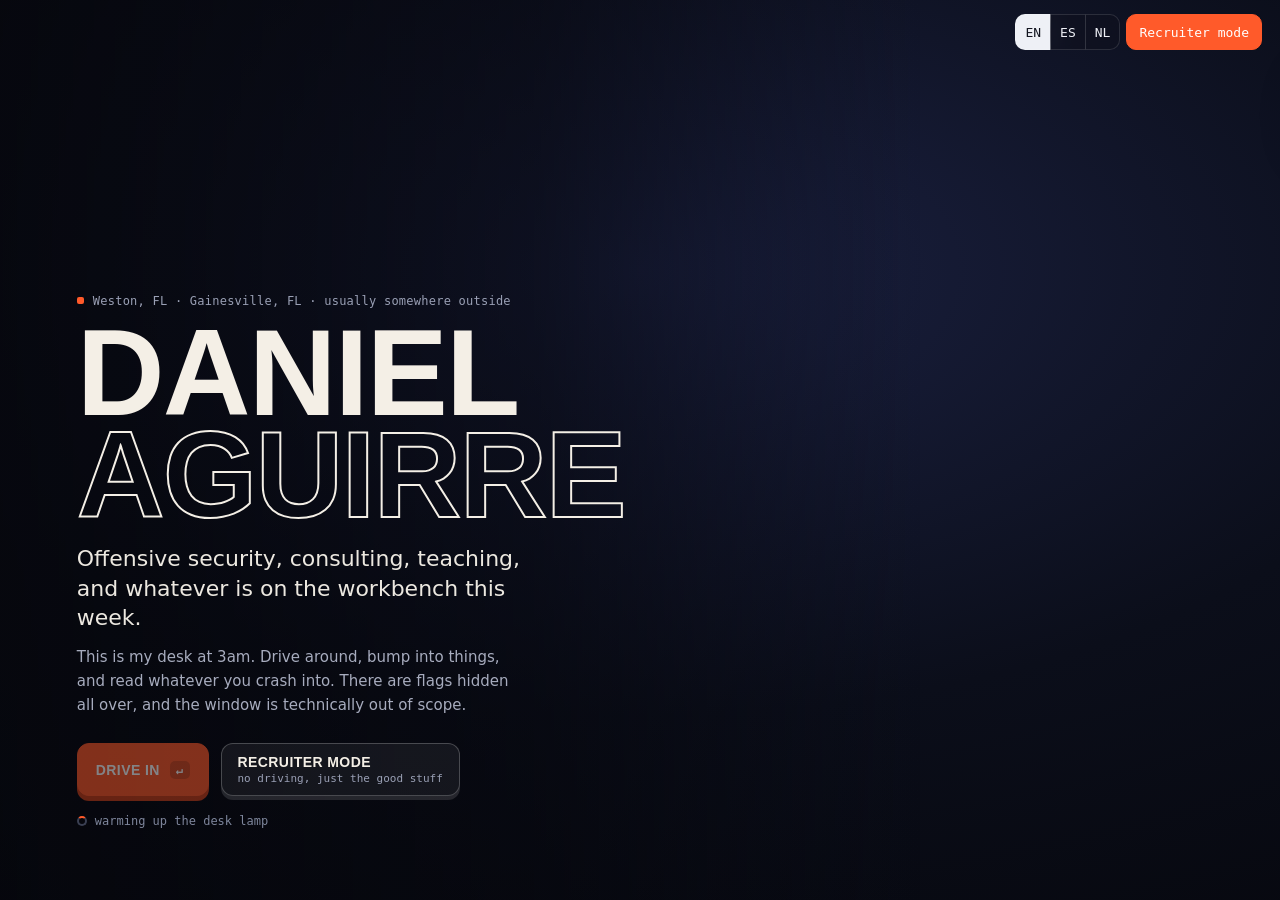
<file: index.html>
<!doctype html>
<html lang="en">
<head>
<meta charset="utf-8">
<meta name="viewport" content="width=device-width, initial-scale=1, viewport-fit=cover">
<title>Daniel Aguirre</title>
<meta name="description" content="Daniel Aguirre: offensive security, consulting and teaching. Drive an RC car around my desk at 3am, then go outside.">
<meta http-equiv="Content-Security-Policy" content="default-src 'self'; script-src 'self'; style-src 'self' https://fonts.googleapis.com; font-src https://fonts.gstatic.com; img-src 'self' data: blob: https://*.goatcounter.com; connect-src 'self' https://*.goatcounter.com; media-src 'self'; object-src 'none'; base-uri 'none'; form-action 'none'">
<meta name="referrer" content="strict-origin-when-cross-origin">
<meta name="theme-color" content="#0b0e1a">
<meta property="og:title" content="Daniel Aguirre">
<meta property="og:description" content="Offensive security, consulting, teaching, and whatever is on the workbench this week.">
<meta property="og:image" content="https://dan-aguirre.github.io/og.png">
<meta property="og:type" content="website">
<meta name="twitter:card" content="summary_large_image">
<link rel="icon" href="favicon.svg" type="image/svg+xml">
<link rel="preconnect" href="https://fonts.googleapis.com">
<link rel="preconnect" href="https://fonts.gstatic.com" crossorigin>
<link rel="stylesheet" href="https://fonts.googleapis.com/css2?family=Archivo:wdth,wght@62..125,400..900&family=Caveat:wght@600;700&family=IBM+Plex+Mono:wght@400;500;600;700&family=IBM+Plex+Sans:wght@400;500;600&display=swap">
<link rel="stylesheet" href="style.css">
<link rel="modulepreload" href="vendor/three.module.min.js">
<script type="module" src="main.js"></script>
</head>
<!--
  Hi, source reader. You're my kind of person.

  No framework here: three.js, some homemade physics, and a lot of rounded boxes.
  Here's something for your trouble:

      REFOe3ZpZXdfc291cmNlX2lzX3JlY29ufQ==

  Decode it and submit it in the terminal (press T). There are 14 more.
-->
<body data-world="desk">
<canvas id="scene" tabindex="-1" aria-label="A small RC car on a desk at night. Use WASD or arrow keys to drive."></canvas>
<div id="labels" aria-hidden="true"></div>
<div id="joy" aria-hidden="true"><i></i></div>

<header class="hud-top">
  <a class="brand" href="./">Daniel Aguirre<small>offsec · consulting · teaching</small></a>
  <nav class="hud-btns" aria-label="controls">
    <button id="flagBtn" class="hb game" title="flags"><b>⚑</b> <span id="flagCount">0/15</span></button>
    <button id="placesBtn" class="hb game" data-t="ui.map">Map</button>
    <button id="garageBtn" class="hb game" data-t="ui.garage">Garage</button>
    <button id="termBtn" class="hb game mono" title="terminal (T)">&gt;_</button>
    <button id="soundBtn" class="hb game" title="sound (M)" aria-label="sound"><i>♪</i></button>
    <div class="lang hb-group" role="group" aria-label="language"></div>
    <a id="recruiterLink" class="hb strong" href="cv.html" data-t="ui.recruiter">Recruiter mode</a>
  </nav>
</header>

<canvas id="minimap" class="game" width="170" height="170" aria-label="minimap"></canvas>
<div id="lap" class="lap" hidden></div>

<section id="bigmap" class="overlay" hidden aria-label="map">
  <div class="panel map-panel">
    <button id="mapClose" class="x" aria-label="close">×</button>
    <p class="kicker" data-t="ui.map">Map</p>
    <p class="help" data-t="ui.mapHelp"></p>
    <canvas width="640" height="640"></canvas>
  </div>
</section>

<section id="garage" class="overlay" hidden aria-label="garage">
  <div class="panel">
    <button id="garageClose" class="x" aria-label="close">×</button>
    <p class="kicker" data-t="ui.garage">Garage</p>
    <h2 class="title" data-t="ui.garageTitle">Pick your ride</h2>
    <div class="rides"></div>
  </div>
</section>

<section id="cook" class="overlay cook" hidden aria-label="cooking">
  <div class="panel">
    <button id="cookClose" class="x" aria-label="close">×</button>
    <p class="kicker">~/cocina</p>
    <h2 class="title" data-t="ui.cookTitle">Cuban empanadas</h2>
    <div class="stage">
      <div class="emp"><div class="dots"></div></div>
      <span class="fork" aria-hidden="true">🍴</span>
    </div>
    <div class="frybar" hidden><b></b><i></i></div>
    <p class="msg"></p>
  </div>
</section>

<div id="tankbar" class="tankbar" hidden>
  <span data-t="ui.tankNote"></span>
  <button id="fireBtn" class="btn primary small" data-t="ui.fire">Fire</button>
  <button id="resetMap" class="btn small" data-t="ui.resetMap">Reset map</button>
</div>

<div id="progress" class="game"><span class="where"></span><span class="count"></span><span class="next"></span><b class="bar"></b></div>
<div id="keys" class="game" aria-hidden="true"></div>
<button id="prompt" class="prompt" disabled></button>
<div id="toast" class="toast" role="status" aria-live="polite"></div>

<aside id="card" class="card" aria-live="polite">
  <button id="cardClose" class="x" aria-label="close">×</button>
  <div class="card-body"></div>
</aside>

<section id="term" class="term" hidden aria-label="terminal">
  <div class="term-bar"><span>dan@desk: ~</span><button id="termClose" class="x" aria-label="close terminal">×</button></div>
  <div class="term-out" aria-live="polite"></div>
  <form class="term-line" autocomplete="off"><label class="ps1" for="termIn">dan@desk:~$</label><input id="termIn" spellcheck="false" autocapitalize="off" autocomplete="off"></form>
</section>

<div id="warp" class="warp" hidden><pre></pre></div>

<section id="intro" class="intro">
  <div class="intro-inner">
    <p class="kicker"><span class="dot"></span><span data-t="ui.kicker"></span></p>
    <h1>Daniel <span>Aguirre</span></h1>
    <p class="tagline" data-t="ui.tagline"></p>
    <p class="blurb" data-t="ui.intro"></p>
    <div class="cta">
      <button id="start" class="btn primary" disabled><span data-t="ui.start">Drive in</span><kbd>↵</kbd></button>
      <a class="btn ghost recruiter" href="cv.html"><span data-t="ui.recruiter">Recruiter mode</span><small data-t="ui.recruiterSub"></small></a>
    </div>
    <p class="loading"><span class="spin"></span><span data-t="ui.loading">loading</span></p>
  </div>
</section>
<noscript><p class="nojs">This page needs JavaScript for the 3D part. The plain version is at <a href="cv.html">cv.html</a>.</p></noscript>
</body>
</html>
</file>
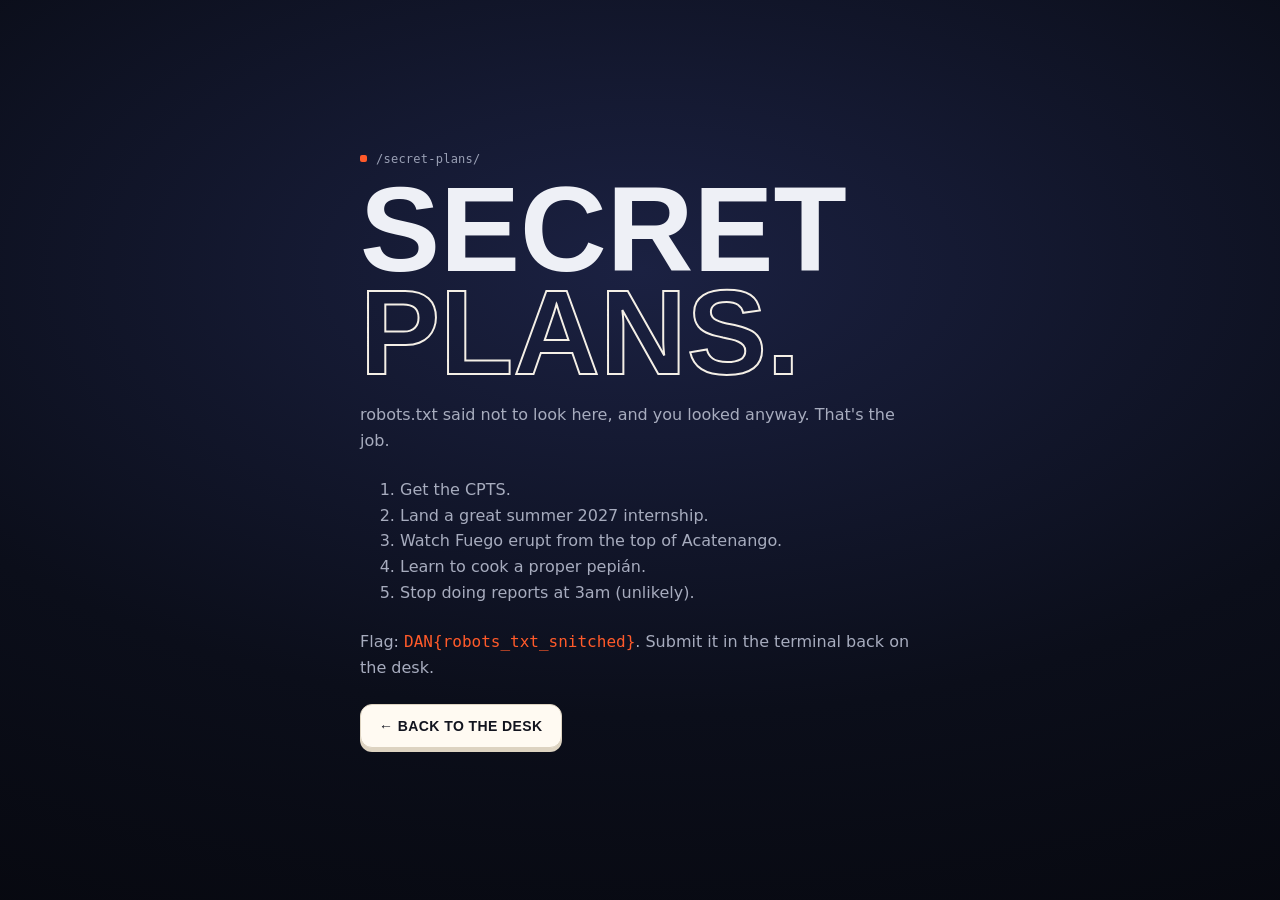
<file: secret-plans/index.html>
<!doctype html>
<html lang="en">
<head>
<meta charset="utf-8">
<meta name="viewport" content="width=device-width, initial-scale=1">
<title>secret plans</title>
<meta http-equiv="Content-Security-Policy" content="default-src 'self'; style-src 'self' https://fonts.googleapis.com; font-src https://fonts.gstatic.com; object-src 'none'; base-uri 'none'">
<meta name="robots" content="noindex">
<link rel="stylesheet" href="https://fonts.googleapis.com/css2?family=Archivo:wdth,wght@62..125,400..900&family=IBM+Plex+Mono:wght@400;500&display=swap">
<link rel="stylesheet" href="/style.css">
</head>
<body class="lost">
<main>
  <p class="kicker"><span class="dot"></span>/secret-plans/</p>
  <h1>Secret<br><span>plans.</span></h1>
  <p class="lead-404">robots.txt said not to look here, and you looked anyway. That's the job.</p>
  <ol class="lead-404">
    <li>Get the CPTS.</li>
    <li>Land a great summer 2027 internship.</li>
    <li>Watch Fuego erupt from the top of Acatenango.</li>
    <li>Learn to cook a proper pepián.</li>
    <li>Stop doing reports at 3am (unlikely).</li>
  </ol>
  <p class="lead-404">Flag: <code>DAN{robots_txt_snitched}</code>. Submit it in the terminal back on the desk.</p>
  <a class="btn" href="/">← back to the desk</a>
</main>
</body>
</html>
</file>
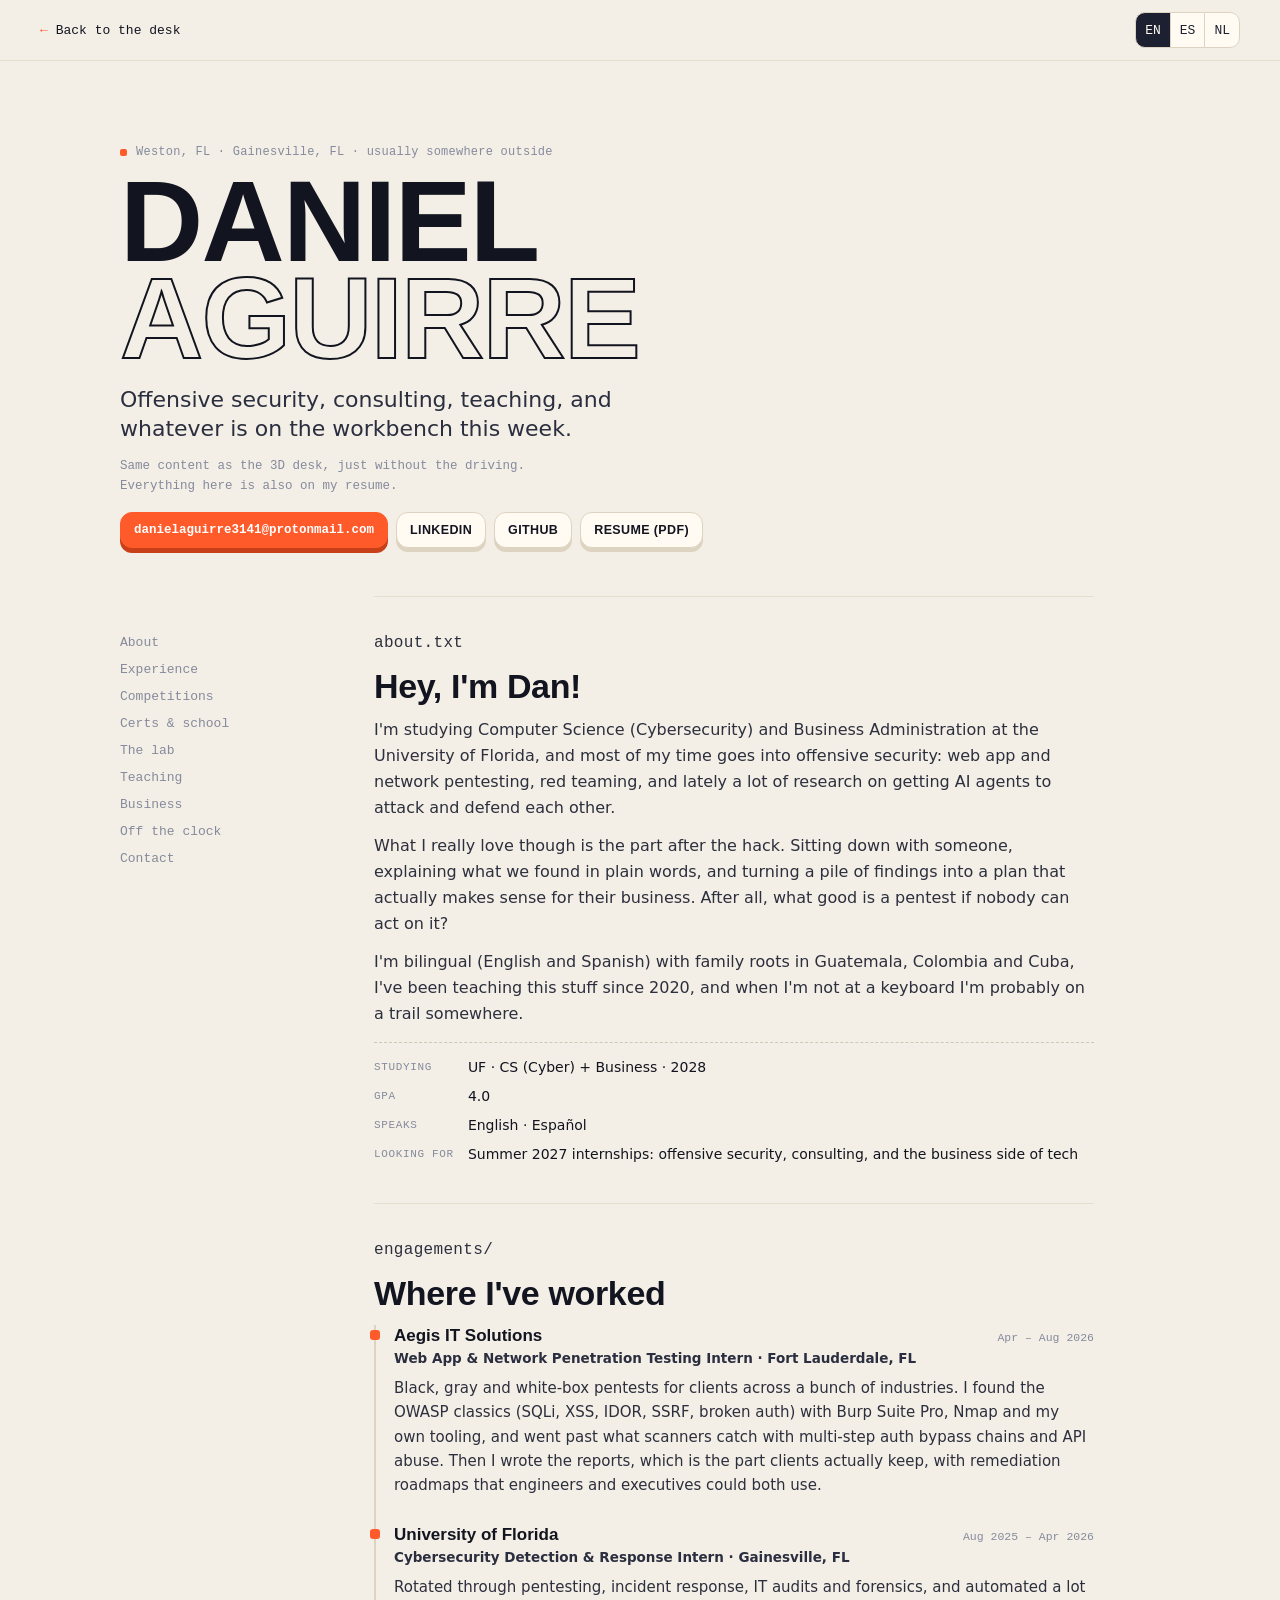
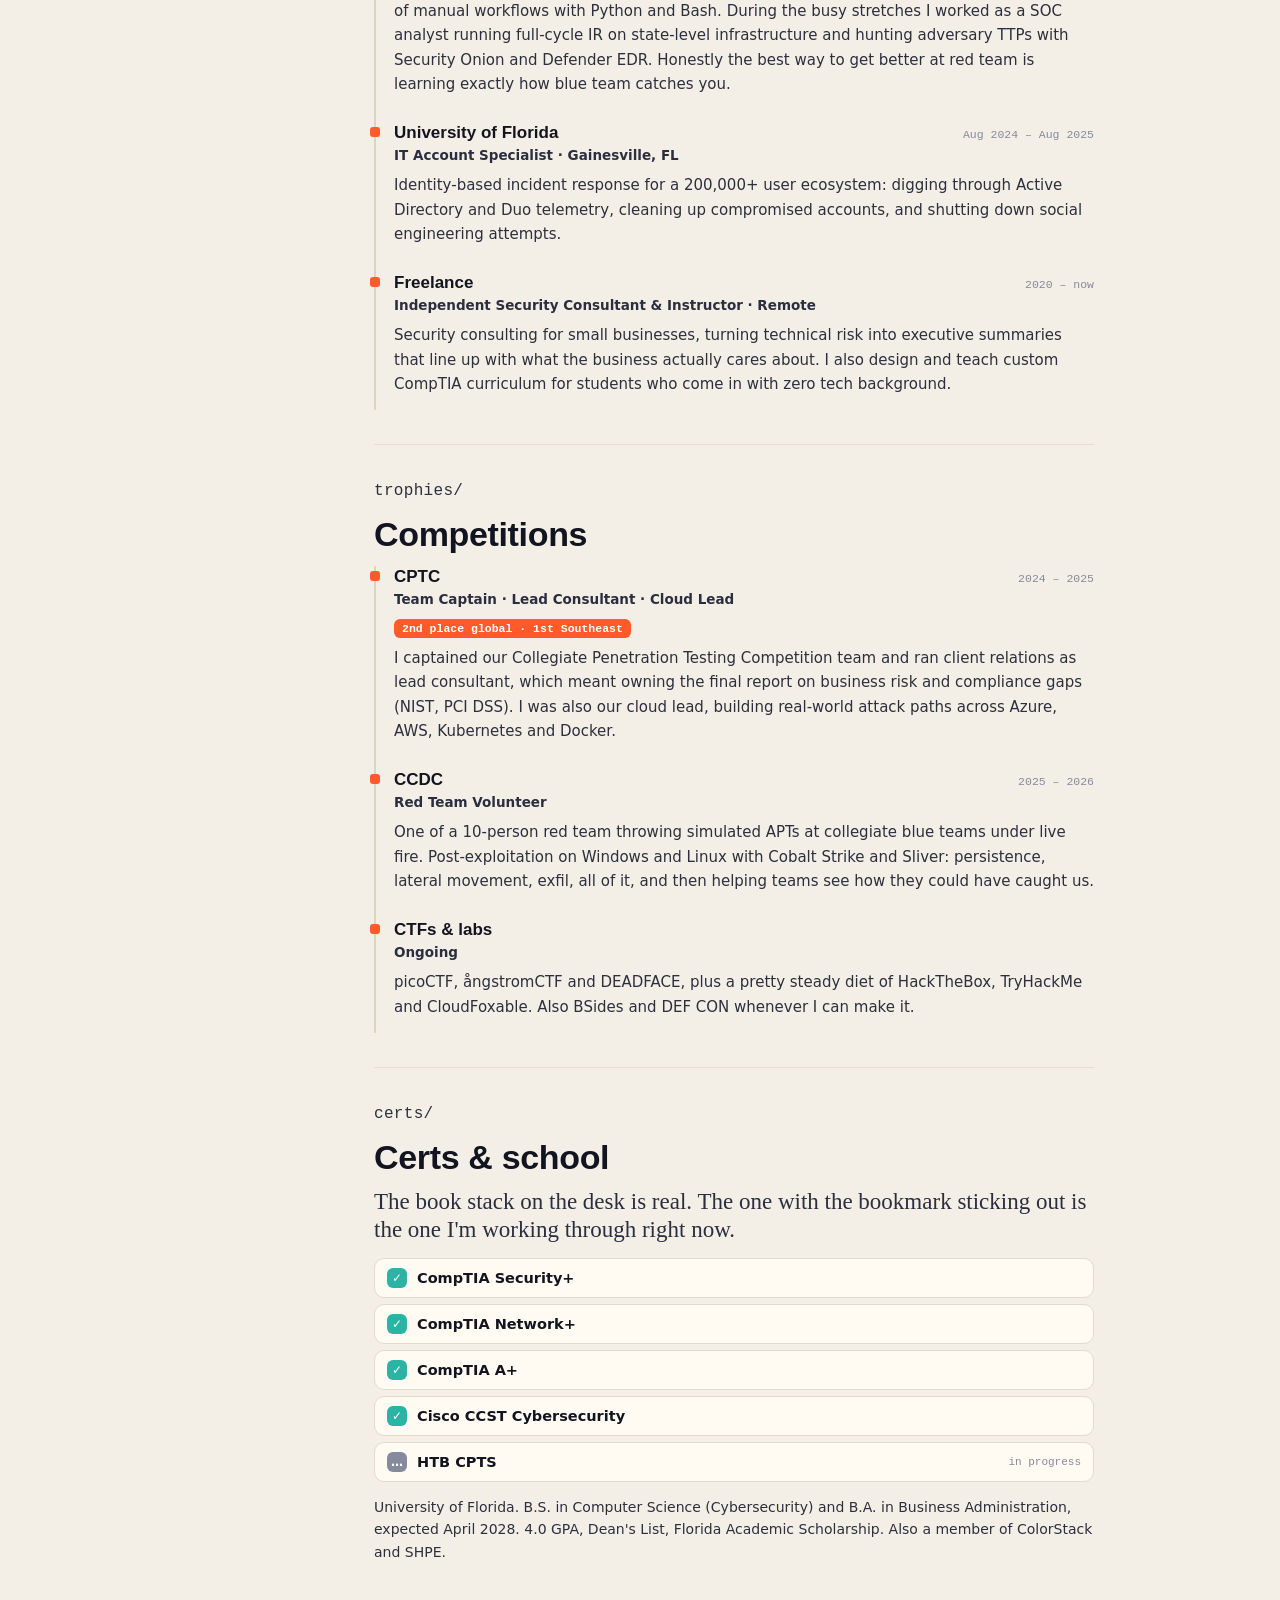
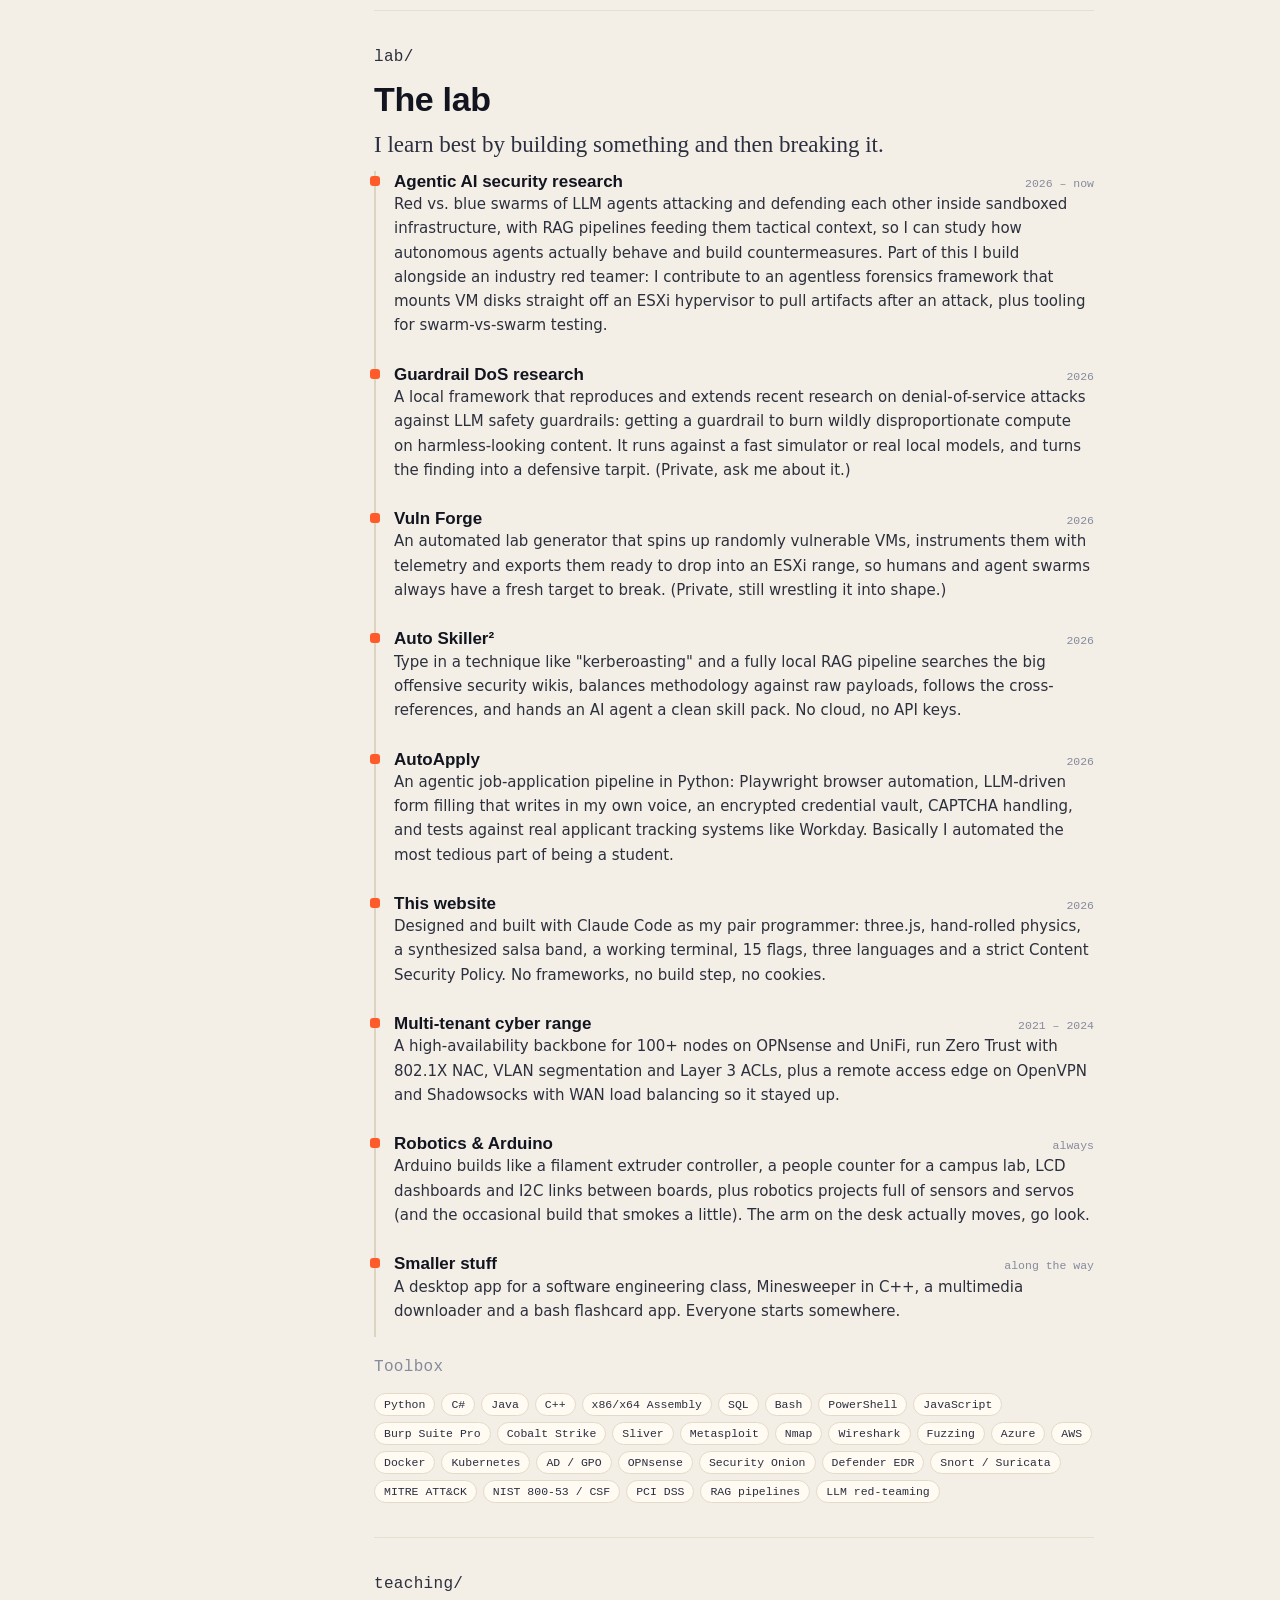
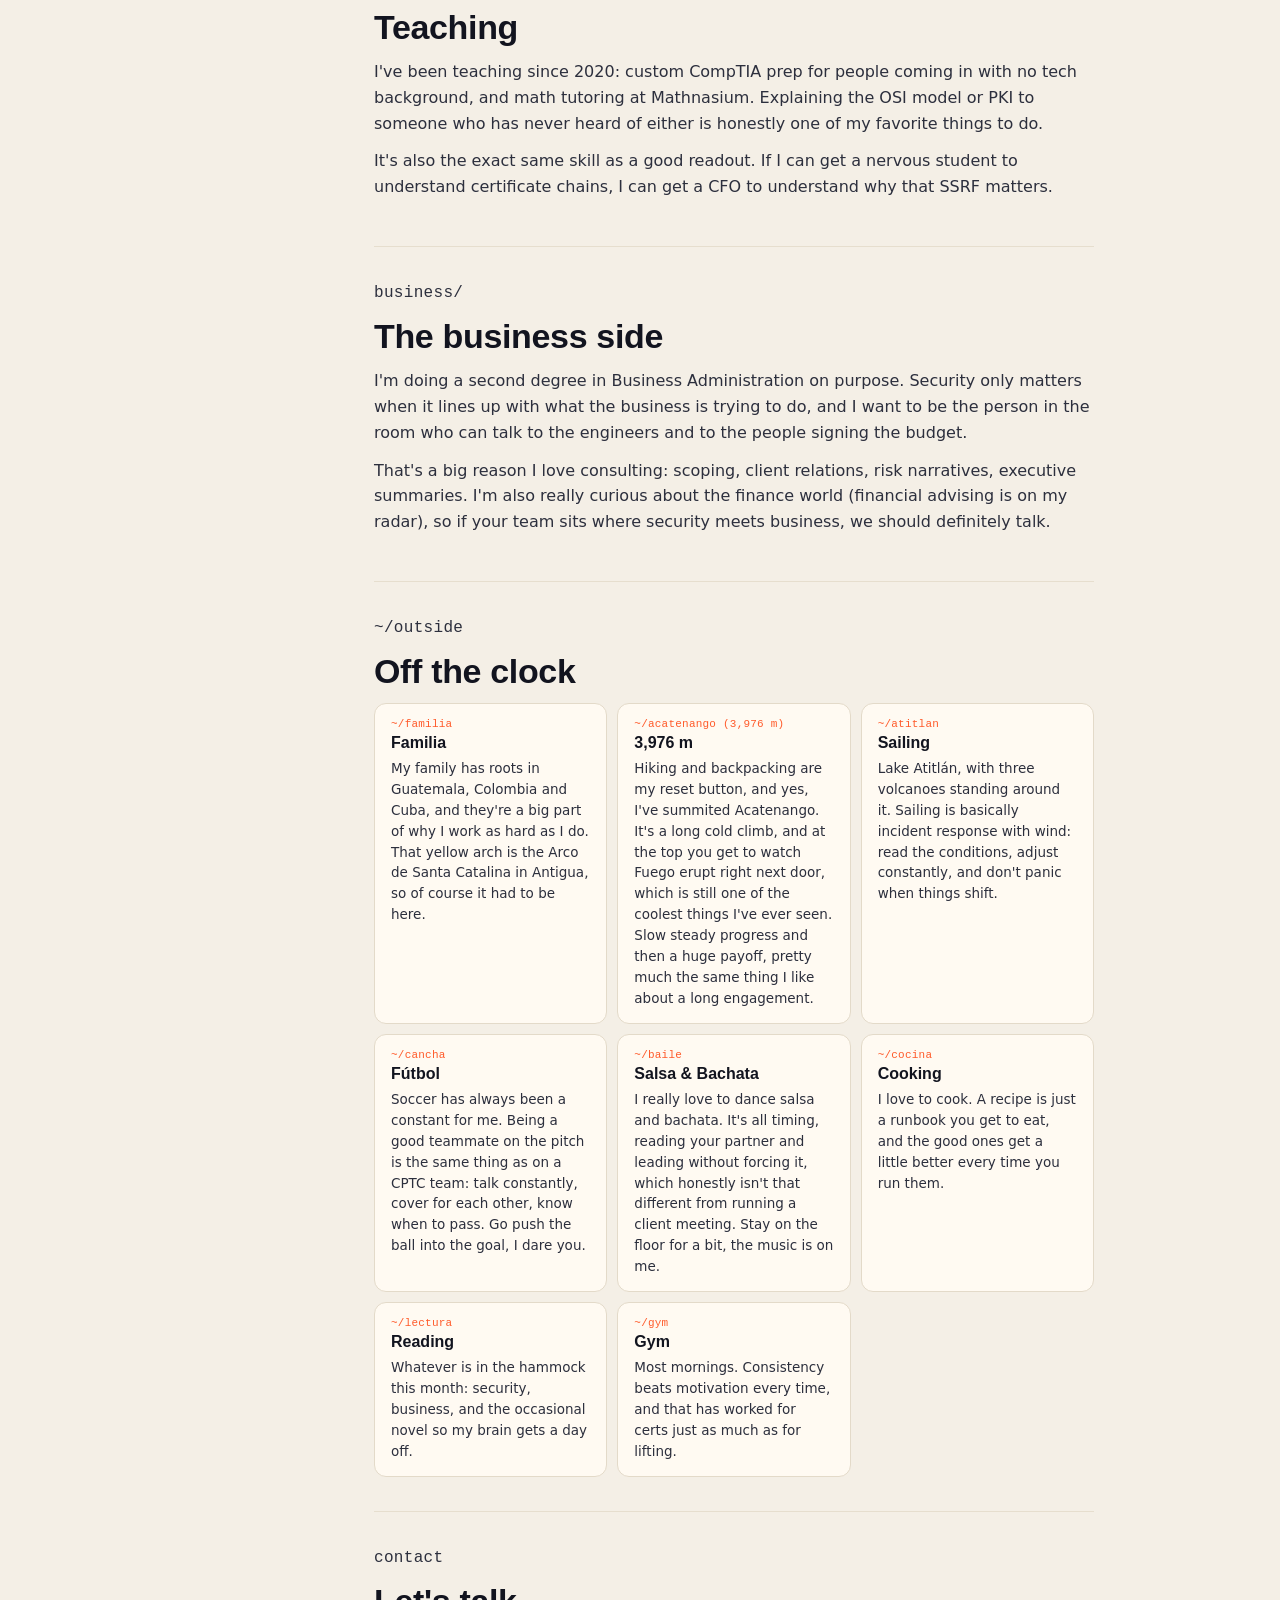
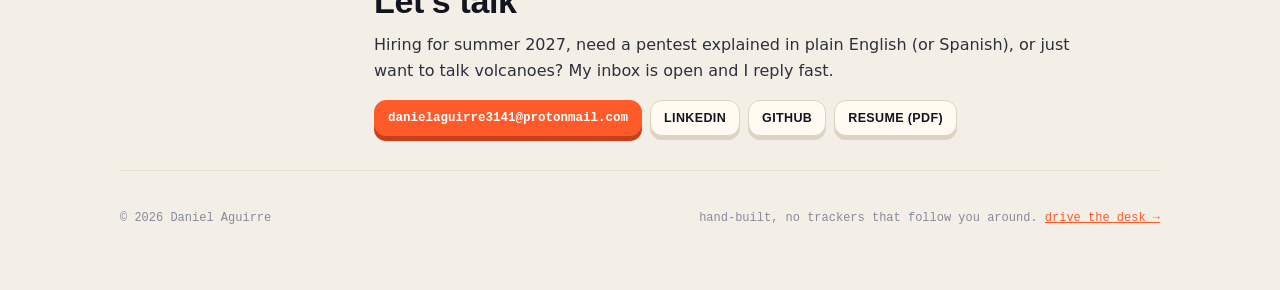
<file: cv.html>
<!doctype html>
<html lang="en">
<head>
<meta charset="utf-8">
<meta name="viewport" content="width=device-width, initial-scale=1, viewport-fit=cover">
<title>Daniel Aguirre · Resume</title>
<meta name="description" content="Daniel Aguirre: offensive security, consulting and teaching. UF CS (Cybersecurity) + Business. CPTC 2nd place global.">
<meta http-equiv="Content-Security-Policy" content="default-src 'self'; script-src 'self'; style-src 'self' https://fonts.googleapis.com; font-src https://fonts.gstatic.com; img-src 'self' data: https://*.goatcounter.com; connect-src 'self' https://*.goatcounter.com; object-src 'none'; base-uri 'none'; form-action 'none'">
<meta name="referrer" content="strict-origin-when-cross-origin">
<meta property="og:title" content="Daniel Aguirre">
<meta property="og:description" content="Offensive security, consulting, teaching, and whatever is on the workbench this week.">
<meta property="og:image" content="https://dan-aguirre.github.io/og.png">
<link rel="icon" href="favicon.svg" type="image/svg+xml">
<link rel="preconnect" href="https://fonts.googleapis.com">
<link rel="preconnect" href="https://fonts.gstatic.com" crossorigin>
<link rel="stylesheet" href="https://fonts.googleapis.com/css2?family=Archivo:wdth,wght@62..125,400..900&family=Caveat:wght@600;700&family=IBM+Plex+Mono:wght@400;500;600;700&family=IBM+Plex+Sans:wght@400;500;600&display=swap">
<link rel="stylesheet" href="style.css">
<script type="module" src="cv.js"></script>
</head>
<body class="cv">
<header class="cv-top">
  <a class="cv-back" href="./"><span>←</span> <span data-t="ui.back">Back to the desk</span></a>
  <div class="lang hb-group" role="group" aria-label="language"></div>
</header>
<main class="cv-main">
  <section class="cv-hero">
    <p class="kicker"><span class="dot"></span><span data-t="ui.kicker"></span></p>
    <h1>Daniel <span>Aguirre</span></h1>
    <p class="tagline" data-t="ui.tagline"></p>
    <p class="cv-note" data-t="ui.cvIntro"></p>
    <p class="cv-nowebgl" data-t="ui.noWebgl" hidden></p>
    <div id="heroLinks"></div>
  </section>
  <div class="cv-grid">
    <nav class="cv-nav" aria-label="sections"></nav>
    <div id="sections"></div>
  </div>
  <footer class="cv-foot">
    <span>© <span id="yr"></span> Daniel Aguirre</span>
    <span>hand-built, no trackers that follow you around. <a href="./">drive the desk →</a></span>
  </footer>
</main>
</body>
</html>
</file>
<file: style.css>
:root {
  --ink: #12141f;
  --ink-2: #2a2e3f;
  --paper: #f4efe6;
  --paper-2: #e6dece;
  --muted: #858a9c;
  --lava: #ff5a2a;
  --lava-d: #c8401a;
  --lake: #2bb3a3;
  --mono: "IBM Plex Mono", ui-monospace, monospace;
  --sans: "IBM Plex Sans", system-ui, sans-serif;
  --disp: "Archivo", "IBM Plex Sans", sans-serif;
  --hand: "Caveat", cursive;
  --hud-bg: rgba(16, 18, 30, .6);
  --hud-fg: #eef0f6;
  --hud-line: rgba(255, 255, 255, .12);
  --hud-muted: #9aa0b5;
}
body[data-world="out"] {
  --hud-bg: rgba(255, 250, 242, .74);
  --hud-fg: #1d2030;
  --hud-line: rgba(29, 32, 48, .14);
  --hud-muted: #5d6275;
}
* { box-sizing: border-box; }
html, body { margin: 0; height: 100%; }
body {
  overflow: hidden;
  font-family: var(--sans);
  color: var(--hud-fg);
  background: radial-gradient(120% 90% at 50% 30%, #1b2142 0%, #0b0e1a 55%, #06070d 100%) fixed;
  -webkit-font-smoothing: antialiased;
  -webkit-tap-highlight-color: transparent;
  user-select: none; -webkit-user-select: none;
}
.card-body, .term, body.cv, body.lost { user-select: text; -webkit-user-select: text; }
body[data-world="out"] { background: linear-gradient(180deg, #78aee2 0%, #b7d4ec 36%, #f5d4ac 70%, #f1cfa8 100%) fixed; }
button { font: inherit; color: inherit; }
kbd { font-family: var(--mono); }
:focus-visible { outline: 2px solid var(--lava); outline-offset: 2px; }

#scene { position: fixed; inset: 0; width: 100%; height: 100%; display: block; touch-action: none; outline: none; }

/* floating labels over objects */
#labels { position: fixed; inset: 0; pointer-events: none; overflow: hidden; }
.tag {
  position: absolute; left: 0; top: 0;
  font: 500 12px/1 var(--mono);
  padding: 6px 9px 6px;
  color: #f4efe6;
  background: rgba(14, 16, 26, .82);
  border-radius: 7px;
  white-space: nowrap;
  opacity: 0;
  transition: opacity .3s, background .2s;
  margin-top: -8px;
}
.tag::after {
  content: ""; position: absolute; left: 50%; bottom: -5px; margin-left: -5px;
  border: 5px solid transparent; border-bottom: 0; border-top-color: inherit;
  border-top-color: rgba(14, 16, 26, .82);
}
.tag.on { background: var(--lava); }
.tag.on::after { border-top-color: var(--lava); }

/* top HUD */
.hud-top {
  position: fixed; top: 0; left: 0; right: 0;
  display: flex; justify-content: space-between; align-items: flex-start; gap: 12px;
  padding: max(14px, env(safe-area-inset-top)) 18px 0;
  pointer-events: none;
  z-index: 5;
}
.hud-top > * { pointer-events: auto; }
.brand {
  padding: 8px 12px 7px; border-radius: 10px;
  background: var(--hud-bg); border: 1px solid var(--hud-line);
  backdrop-filter: blur(10px); -webkit-backdrop-filter: blur(10px);
  transition: opacity .6s;
  font: 800 15px/1.1 var(--disp);
  font-variation-settings: "wdth" 118;
  text-transform: uppercase; letter-spacing: .03em;
  color: var(--hud-fg); text-decoration: none;
}
body:not(.playing) .brand { opacity: 0; pointer-events: none; }
.brand small { display: block; font: 400 11.5px/1.6 var(--mono); text-transform: none; letter-spacing: 0; color: var(--hud-muted); }
.hud-btns { display: flex; gap: 6px; flex-wrap: wrap; justify-content: flex-end; }
.hb, .hb-group button {
  height: 36px; padding: 0 12px;
  display: inline-flex; align-items: center; gap: 6px;
  font: 500 13px var(--mono);
  color: var(--hud-fg); text-decoration: none;
  background: var(--hud-bg);
  border: 1px solid var(--hud-line);
  border-radius: 10px;
  backdrop-filter: blur(10px); -webkit-backdrop-filter: blur(10px);
  cursor: pointer;
  transition: transform .15s, background .2s, border-color .2s;
}
.hb:hover, .hb-group button:hover { transform: translateY(-1px); border-color: color-mix(in srgb, var(--hud-fg) 30%, transparent); }
.hb b { color: var(--lava); font-weight: 600; }
.hb i { font-style: normal; }
.hb.strong { background: var(--lava); border-color: var(--lava); color: #fff; }
.hb-group { display: inline-flex; }
.hb-group button { border-radius: 0; padding: 0 9px; margin-left: -1px; }
.hb-group button:first-child { border-radius: 10px 0 0 10px; }
.hb-group button:last-child { border-radius: 0 10px 10px 0; }
.hb-group button[aria-pressed="true"] { background: var(--hud-fg); color: color-mix(in srgb, var(--hud-bg) 100%, #000); }
body[data-world="desk"] .hb-group button[aria-pressed="true"] { color: #12141f; }
body:not(.playing) .game { display: none !important; }

/* progress along the suggested route */
#progress {
  position: fixed; left: 18px; bottom: max(18px, env(safe-area-inset-bottom));
  display: flex; align-items: baseline; gap: 10px;
  padding: 10px 14px 12px;
  font: 500 12.5px var(--mono);
  background: var(--hud-bg); border: 1px solid var(--hud-line); border-radius: 12px;
  backdrop-filter: blur(10px); -webkit-backdrop-filter: blur(10px);
  overflow: hidden;
  --p: 0;
}
#progress .where { color: var(--hud-muted); }
#progress .count { font-weight: 700; }
#progress .next { color: var(--lava); font-weight: 600; }
#progress .bar { position: absolute; left: 0; bottom: 0; height: 3px; width: calc(var(--p) * 100%); background: var(--lava); transition: width .6s cubic-bezier(.2, .9, .2, 1); }

#keys {
  position: fixed; right: 18px; bottom: max(18px, env(safe-area-inset-bottom));
  display: flex; gap: 12px; flex-wrap: wrap; justify-content: flex-end;
  padding: 8px 12px; border-radius: 12px;
  background: var(--hud-bg); border: 1px solid var(--hud-line);
  backdrop-filter: blur(10px); -webkit-backdrop-filter: blur(10px);
  font: 12px var(--mono); color: var(--hud-muted);
  transition: opacity 1.2s;
}
#keys kbd {
  display: inline-block; padding: 3px 7px 4px; margin-right: 2px;
  font-size: 11px; color: var(--hud-fg);
  background: var(--hud-bg); border: 1px solid var(--hud-line); border-bottom-width: 3px; border-radius: 6px;
}
#keys.fade { opacity: 0; }

.prompt {
  position: fixed; left: 50%; bottom: 96px;
  transform: translate(-50%, 12px); opacity: 0; pointer-events: none;
  padding: 12px 18px;
  font: 600 13.5px var(--mono); color: #fff;
  background: var(--lava); border: 0; border-radius: 12px;
  box-shadow: 0 5px 0 var(--lava-d), 0 14px 30px rgba(0, 0, 0, .25);
  transition: opacity .25s, transform .25s;
}
.prompt.show { opacity: 1; transform: translate(-50%, 0); pointer-events: auto; cursor: pointer; }
.prompt:disabled { cursor: default; }

.toast {
  position: fixed; left: 50%; top: 74px; z-index: 8;
  transform: translate(-50%, -12px); opacity: 0;
  max-width: min(560px, calc(100vw - 32px));
  padding: 11px 16px;
  font: 500 13.5px/1.4 var(--mono); text-align: center;
  color: var(--ink); background: var(--paper);
  border-radius: 12px; box-shadow: 0 10px 30px rgba(0, 0, 0, .25);
  transition: opacity .3s, transform .35s cubic-bezier(.2, .9, .2, 1.2);
  pointer-events: none;
}
.toast.show { opacity: 1; transform: translate(-50%, 0); }
.toast.flag { box-shadow: 0 0 0 2px var(--lava), 0 10px 30px rgba(0, 0, 0, .25); }
.toast.big { font: 800 22px var(--disp); font-variation-settings: "wdth" 120; letter-spacing: .02em; }

/* the info card */
.card {
  position: fixed; z-index: 4;
  top: 72px; right: 18px;
  width: min(430px, calc(100vw - 36px));
  max-height: calc(100% - 150px);
  display: flex; flex-direction: column;
  color: var(--ink); background: var(--paper);
  border-radius: 16px;
  box-shadow: 0 1px 0 rgba(255, 255, 255, .6) inset, 0 2px 0 var(--paper-2), 0 24px 60px rgba(0, 0, 0, .35);
  transform: translateX(calc(100% + 60px)) rotate(2deg);
  transition: transform .5s cubic-bezier(.2, .9, .25, 1.08);
}
.card.show { transform: translateX(0) rotate(0); }
.card::before {
  content: ""; position: absolute; top: -9px; left: 50%; width: 92px; height: 22px;
  margin-left: -46px; transform: rotate(-3deg);
  background: rgba(255, 210, 110, .78); box-shadow: 0 1px 2px rgba(0, 0, 0, .1);
}
.card-body { overflow: auto; padding: 26px 26px 26px; overscroll-behavior: contain; }
.x {
  position: absolute; top: 10px; right: 10px; z-index: 1;
  width: 30px; height: 30px; border: 0; border-radius: 8px;
  font: 400 20px/1 var(--sans); color: var(--muted); background: transparent; cursor: pointer;
}
.x:hover { background: rgba(0, 0, 0, .06); color: var(--ink); }

/* section typography (cards + recruiter page) */
.kicker { margin: 0 0 8px; font: 500 12px var(--mono); color: var(--lava); letter-spacing: .02em; }
.kicker.small { margin-top: 18px; color: var(--muted); }
.title { margin: 0 0 14px; font: 850 30px/1.02 var(--disp); font-variation-settings: "wdth" 112; letter-spacing: -.01em; }
.card p, .section p { margin: 0 0 12px; font-size: 15px; line-height: 1.62; color: #2c2f3d; }
.card .lead, .section .lead { font-family: var(--hand); font-size: 23px; line-height: 1.2; color: var(--ink-2); }
.facts { display: grid; grid-template-columns: auto 1fr; gap: 8px 14px; margin: 16px 0 4px; padding-top: 14px; border-top: 1px dashed #cfc6b4; }
.facts dt { font: 500 11px/1.9 var(--mono); text-transform: uppercase; letter-spacing: .06em; color: var(--muted); }
.facts dd { margin: 0; font-size: 14px; line-height: 1.5; font-weight: 500; }
.entries { margin-top: 6px; }
.entry { position: relative; padding: 0 0 14px 18px; border-left: 2px solid #ddd3c1; }
.entry:last-child { padding-bottom: 2px; }
.entry::before { content: ""; position: absolute; left: -6px; top: 5px; width: 10px; height: 10px; border-radius: 3px; background: var(--lava); }
.entry-head { display: flex; justify-content: space-between; align-items: baseline; gap: 10px; }
.entry h3 { margin: 0; font: 750 17px/1.25 var(--disp); font-variation-settings: "wdth" 105; }
.when { flex: none; font: 500 11.5px var(--mono); color: var(--muted); }
.entry .role { margin: 2px 0 6px; font-size: 13.5px; font-weight: 600; color: var(--ink-2); }
.entry .badge { display: inline-block; margin: 0 0 8px; padding: 3px 8px; font: 600 11.5px var(--mono); color: #fff; background: var(--lava); border-radius: 6px; }
.entry p:last-child { font-size: 14px; }
.certs { list-style: none; margin: 14px 0; padding: 0; display: grid; gap: 6px; }
.certs li { display: flex; align-items: center; gap: 10px; padding: 9px 12px; font-weight: 600; font-size: 14.5px; background: #fffaf2; border: 1px solid #e3dac9; border-radius: 10px; }
.certs li::before { content: "✓"; display: grid; place-items: center; width: 20px; height: 20px; font-size: 12px; color: #fff; background: var(--lake); border-radius: 6px; }
.certs li.wip::before { content: "…"; background: var(--muted); }
.pill { margin-left: auto; font: 500 11px var(--mono); color: var(--muted); }
.school { font-size: 14px !important; }
.chips { display: flex; flex-wrap: wrap; gap: 6px; }
.chip { padding: 4px 9px; font: 500 11.5px var(--mono); color: var(--ink-2); background: #fffaf2; border: 1px solid #e3dac9; border-radius: 999px; }
.links { display: flex; flex-wrap: wrap; gap: 8px; margin-top: 16px; }

.btn {
  display: inline-flex; align-items: center; justify-content: center; gap: 10px;
  padding: 13px 18px;
  font: 700 14px var(--disp); font-variation-settings: "wdth" 110; letter-spacing: .03em; text-transform: uppercase;
  color: var(--ink); text-decoration: none;
  background: #fffaf2; border: 1.5px solid #ddd3c1; border-radius: 12px;
  box-shadow: 0 4px 0 #ddd3c1;
  cursor: pointer;
  transition: transform .1s, box-shadow .1s;
}
.btn:hover { transform: translateY(-1px); box-shadow: 0 5px 0 #ddd3c1; }
.btn:active { transform: translateY(3px); box-shadow: 0 1px 0 #ddd3c1; }
.btn.primary { color: #fff; background: var(--lava); border-color: var(--lava); box-shadow: 0 5px 0 var(--lava-d); }
.btn.primary:hover { box-shadow: 0 6px 0 var(--lava-d); }
.btn.primary:active { box-shadow: 0 1px 0 var(--lava-d); }
.btn:disabled { opacity: .5; cursor: wait; }
.btn kbd { font-size: 12px; padding: 2px 6px; border-radius: 5px; background: rgba(0, 0, 0, .16); }
.links .btn { padding: 10px 13px; font-size: 12.5px; }
.links .btn.primary { text-transform: none; font-family: var(--mono); letter-spacing: 0; font-weight: 600; }

/* places menu */
.places {
  position: fixed; z-index: 6; top: 60px; right: 18px;
  width: 250px; max-height: calc(100% - 140px); overflow: auto;
  padding: 14px; color: var(--ink); background: var(--paper);
  border-radius: 14px; box-shadow: 0 20px 50px rgba(0, 0, 0, .3);
}
.places .kicker { margin: 6px 4px 6px; }
.places .kicker:not(:first-child) { margin-top: 14px; }
.places button {
  display: flex; justify-content: space-between; width: 100%;
  padding: 8px 10px; border: 0; border-radius: 8px;
  font: 500 14px var(--sans); text-align: left; background: transparent; cursor: pointer;
}
.places button:hover { background: #ebe3d4; }
.places button.seen::after { content: "✓"; color: var(--lake); font-weight: 700; }

/* terminal */
.term {
  position: fixed; z-index: 9; left: 50%; top: 50%;
  transform: translate(-50%, -50%);
  width: min(780px, calc(100vw - 24px)); height: min(500px, 72vh);
  display: flex; flex-direction: column;
  font: 13.5px/1.55 var(--mono); color: #d5dae6;
  background: #0c0f17; border: 1px solid #262b3c; border-radius: 12px;
  box-shadow: 0 30px 80px rgba(0, 0, 0, .55);
  animation: pop .25s cubic-bezier(.2, .9, .25, 1.15);
}
@keyframes pop { from { transform: translate(-50%, -46%) scale(.97); opacity: 0; } }
.term[hidden] { display: none; }
.term-bar { position: relative; padding: 9px 14px; font-size: 12px; color: #7e869c; border-bottom: 1px solid #1d2230; }
.term-bar .x { top: 4px; right: 6px; color: #7e869c; }
.term-bar .x:hover { background: #1d2230; color: #fff; }
.term-out { flex: 1; overflow: auto; padding: 12px 16px 4px; white-space: pre-wrap; word-break: break-word; }
.term-out .cmd { color: #ff8a5c; }
.term-out .ok { color: #4fd1c1; }
.term-line { display: flex; gap: 8px; padding: 6px 16px 14px; }
.ps1 { color: var(--lava); flex: none; }
.term-line input { flex: 1; min-width: 0; padding: 0; font: inherit; color: inherit; background: transparent; border: 0; outline: none; caret-color: var(--lava); }

/* world switch */
.warp { position: fixed; inset: 0; z-index: 20; background: #07080d; opacity: 0; transition: opacity .45s; }
.warp.on { opacity: 1; }
.warp pre { position: absolute; left: max(24px, 12vw); top: 38%; margin: 0; font: 15px/1.8 var(--mono); color: #d5dae6; white-space: pre-wrap; }

/* intro */
.intro {
  position: fixed; inset: 0; z-index: 10;
  display: flex; align-items: flex-end;
  padding: clamp(24px, 6vw, 84px);
  padding-bottom: clamp(28px, 8vh, 96px);
  background: linear-gradient(90deg, rgba(6, 7, 13, .9) 0%, rgba(6, 7, 13, .6) 42%, rgba(6, 7, 13, 0) 72%);
  transition: opacity .8s;
}
.intro.gone { opacity: 0; pointer-events: none; }
.intro-inner { max-width: 620px; }
.intro .kicker { display: flex; align-items: center; gap: 9px; color: #9aa0b5; }
.dot { width: 7px; height: 7px; border-radius: 2px; background: var(--lava); animation: blink 1.1s steps(2) infinite; }
@keyframes blink { 50% { opacity: 0; } }
.intro h1 {
  margin: 14px 0 18px;
  font: 900 clamp(58px, 9.5vw, 140px)/.84 var(--disp);
  font-variation-settings: "wdth" 125;
  letter-spacing: -.015em; text-transform: uppercase;
  color: #f4efe6;
}
.intro h1 span { display: block; color: transparent; -webkit-text-stroke: 2px #f4efe6; }
.tagline { margin: 0 0 12px; max-width: 32ch; font: 500 clamp(18px, 2vw, 22px)/1.35 var(--sans); color: #ece8e0; }
.blurb { margin: 0 0 26px; max-width: 46ch; font-size: 15px; line-height: 1.6; color: #a7acbe; }
.cta { display: flex; flex-wrap: wrap; gap: 12px; }
.btn.ghost { flex-direction: column; align-items: flex-start; gap: 2px; padding: 10px 16px; color: #f4efe6; background: rgba(255, 255, 255, .06); border-color: rgba(255, 255, 255, .22); box-shadow: 0 4px 0 rgba(255, 255, 255, .12); }
.btn.ghost small { font: 400 11px var(--mono); text-transform: none; letter-spacing: 0; color: #9aa0b5; }
.loading { display: flex; align-items: center; gap: 8px; margin: 18px 0 0; font: 12px var(--mono); color: #7e869c; }
.spin { width: 10px; height: 10px; border: 2px solid #3a3f52; border-top-color: var(--lava); border-radius: 50%; animation: spin .8s linear infinite; }
@keyframes spin { to { transform: rotate(360deg); } }
body.ready .loading { visibility: hidden; }

/* touch joystick */
#joy { position: fixed; left: 0; top: 0; width: 0; height: 0; z-index: 3; pointer-events: none; opacity: 0; transition: opacity .15s; }
#joy.on { opacity: 1; }
#joy::before { content: ""; position: absolute; left: -54px; top: -54px; width: 108px; height: 108px; border-radius: 50%; border: 2px solid rgba(255, 255, 255, .45); background: rgba(255, 255, 255, .08); }
#joy i { position: absolute; left: -22px; top: -22px; width: 44px; height: 44px; border-radius: 50%; background: rgba(255, 255, 255, .9); box-shadow: 0 4px 12px rgba(0, 0, 0, .25); }
body[data-world="out"] #joy::before { border-color: rgba(29, 32, 48, .35); }

.nojs { position: fixed; inset: auto 20px 20px; padding: 14px; color: var(--ink); background: var(--paper); border-radius: 10px; }

@media (max-width: 720px) {
  .hud-top { padding: max(10px, env(safe-area-inset-top)) 10px 0; }
  .brand { font-size: 13px; }
  .brand small { display: none; }
  .hb, .hb-group button { height: 34px; padding: 0 9px; font-size: 12px; }
  #placesBtn, #recruiterLink { display: none; }
  body:not(.playing) #recruiterLink { display: inline-flex; }
  .card {
    top: auto; right: 10px; left: 10px; bottom: 10px;
    width: auto; max-height: 46%;
    transform: translateY(calc(100% + 40px));
  }
  .card.show { transform: translateY(0); }
  .card-body { padding: 22px 20px; }
  .title { font-size: 25px; }
  #progress { left: 10px; bottom: auto; top: 58px; padding: 7px 10px 9px; font-size: 11.5px; }
  #keys { left: 10px; right: 10px; justify-content: center; bottom: 14px; }
  .prompt { bottom: 50%; }
  .places { right: 10px; left: 10px; width: auto; }
  .intro { background: linear-gradient(0deg, rgba(6, 7, 13, .94) 0%, rgba(6, 7, 13, .7) 55%, rgba(6, 7, 13, .1) 100%); }
  .intro h1 { -webkit-text-stroke-width: 1.5px; }
}
@media (prefers-reduced-motion: reduce) {
  .card, .toast, .prompt, .intro { transition-duration: .01s; }
  .dot, .spin { animation: none; }
}

/* ---------- recruiter mode (cv.html) ---------- */
body.cv {
  --hud-bg: #fffaf2; --hud-fg: #1d2030; --hud-line: #ddd3c1; --hud-muted: #6b7082;
  height: auto; overflow: auto;
  color: var(--ink); background: var(--paper);
}
.cv-top {
  position: sticky; top: 0; z-index: 5;
  display: flex; justify-content: space-between; align-items: center;
  padding: 12px clamp(16px, 4vw, 40px);
  background: color-mix(in srgb, var(--paper) 86%, transparent);
  backdrop-filter: blur(10px); -webkit-backdrop-filter: blur(10px);
  border-bottom: 1px solid var(--paper-2);
}
.cv-back { font: 500 13px var(--mono); color: var(--ink); text-decoration: none; }
.cv-back span:first-child { color: var(--lava); }
.cv-back:hover { color: var(--lava); }
.cv-main { max-width: 1120px; margin: 0 auto; padding: 0 clamp(16px, 4vw, 40px); }
.cv-hero { padding: clamp(36px, 8vw, 84px) 0 clamp(28px, 5vw, 48px); }
.cv-hero .kicker { display: flex; align-items: center; gap: 9px; color: var(--muted); }
.cv-hero h1 {
  margin: 14px 0 18px;
  font: 900 clamp(50px, 9vw, 124px)/.84 var(--disp);
  font-variation-settings: "wdth" 125; letter-spacing: -.015em; text-transform: uppercase;
}
.cv-hero h1 span { display: block; color: transparent; -webkit-text-stroke: 2px var(--ink); }
.cv-hero .tagline { color: var(--ink-2); max-width: 36ch; }
.cv-note, .cv-nowebgl { margin: 0 0 4px; font: 12.5px/1.6 var(--mono); color: var(--muted); max-width: 60ch; }
.cv-nowebgl { color: var(--lava); }
.cv-grid { display: grid; grid-template-columns: 190px minmax(0, 1fr); gap: clamp(24px, 5vw, 64px); }
.cv-nav { position: sticky; top: 76px; align-self: start; display: flex; flex-direction: column; gap: 2px; padding-top: 34px; }
.cv-nav a { padding: 5px 0; font: 500 13px var(--mono); color: var(--muted); text-decoration: none; }
.cv-nav a:hover { color: var(--lava); }
.section { padding: 34px 0; border-top: 1px solid var(--paper-2); max-width: 720px; scroll-margin-top: 70px; }
.section .title { font-size: clamp(26px, 3.2vw, 34px); }
.section p { font-size: 16px; }
.section .entry p:last-child { font-size: 15px; }
.off-grid { display: grid; grid-template-columns: repeat(auto-fill, minmax(200px, 1fr)); gap: 10px; }
.off-grid article { padding: 14px 16px; background: #fffaf2; border: 1px solid #e3dac9; border-radius: 12px; }
.off-grid .kicker { display: block; margin: 0 0 4px; font-size: 11px; }
.off-grid h3 { margin: 0 0 6px; font: 750 16px var(--disp); font-variation-settings: "wdth" 108; }
.section .off-grid p { margin: 0; font-size: 13.5px; line-height: 1.55; }
.cv-foot { display: flex; flex-wrap: wrap; justify-content: space-between; gap: 10px; padding: 40px 0 56px; border-top: 1px solid var(--paper-2); font: 12px var(--mono); color: var(--muted); }
.cv-foot a { color: var(--lava); }
@media (max-width: 760px) {
  .cv-grid { grid-template-columns: 1fr; }
  .cv-nav { display: none; }
  .cv-hero h1 span { -webkit-text-stroke-width: 1.5px; }
}
@media print {
  .cv-top, .cv-nav, .links, #heroLinks, .cv-note, .cv-foot a { display: none !important; }
  body.cv { background: #fff; }
  .cv-grid { display: block; }
  .section { break-inside: avoid-page; padding: 16px 0; }
  .cv-hero { padding: 0 0 12px; }
}

/* ---------- 404 ---------- */
body.lost { display: grid; place-items: center; min-height: 100%; height: auto; overflow: auto; padding: 24px; color: #eef0f6; }
body.lost main { max-width: 560px; }
body.lost h1 { margin: 12px 0 18px; font: 900 clamp(56px, 12vw, 120px)/.86 var(--disp); font-variation-settings: "wdth" 125; text-transform: uppercase; }
body.lost h1 span { color: transparent; -webkit-text-stroke: 2px #f4efe6; }
body.lost .kicker { display: flex; gap: 9px; align-items: center; color: #9aa0b5; }
.lead-404 { margin: 0 0 24px; color: #a7acbe; line-height: 1.6; }
.lead-404 code { font-family: var(--mono); color: var(--lava); word-break: break-all; }
.fake-login { display: grid; gap: 10px; margin: 0 0 24px; padding: 18px; background: #0c0f17; border: 1px solid #262b3c; border-radius: 12px; }
.fake-login label { display: grid; gap: 4px; font: 12px var(--mono); color: #7e869c; }
.fake-login input { padding: 9px 10px; font: 14px var(--mono); color: #eef0f6; background: #151927; border: 1px solid #262b3c; border-radius: 8px; }
.msg { min-height: 1em; margin: 0; font: 12.5px/1.5 var(--mono); color: #ff8a5c; }
.msg.ok { color: #4fd1c1; }

/* ---------- v2: map, garage, cooking, tank, laps ---------- */
.tag.far { background: rgba(58, 20, 10, .78); }
.tag.far::after { border-top-color: rgba(58, 20, 10, .78); }
.toast.ach { box-shadow: 0 0 0 2px #ffd23f, 0 10px 30px rgba(0, 0, 0, .25); }
@keyframes bump { 30% { transform: scale(1.25); } }
.hb.bump { animation: bump .45s cubic-bezier(.2, .9, .3, 1.4); }
.prompt.act { font-size: 15px; padding: 13px 20px; animation: nudge 1.6s ease-in-out infinite; }
.prompt kbd { display: inline-grid; place-items: center; min-width: 26px; height: 26px; margin-right: 6px; padding: 0 6px; font: 700 13px var(--mono); color: var(--lava); background: #fff; border-radius: 6px; box-shadow: 0 3px 0 rgba(0, 0, 0, .2); }
@keyframes nudge { 50% { transform: translate(-50%, -4px); } }

#minimap {
  position: fixed; right: 18px; bottom: 76px; z-index: 3;
  width: 170px; height: 170px;
  background: #12141f; border: 1px solid var(--hud-line); border-radius: 14px;
  box-shadow: 0 10px 30px rgba(0, 0, 0, .25);
  cursor: zoom-in;
}
.lap {
  position: fixed; left: 50%; top: 70px; z-index: 4; transform: translateX(-50%);
  padding: 8px 14px; font: 700 15px var(--mono); color: #fff;
  background: #16171c; border: 2px solid #fff; border-radius: 10px;
  background-image: repeating-linear-gradient(90deg, #16171c 0 10px, #23252e 10px 20px);
}

.overlay { position: fixed; inset: 0; z-index: 12; display: grid; place-items: center; padding: 16px; background: rgba(8, 9, 16, .55); backdrop-filter: blur(4px); -webkit-backdrop-filter: blur(4px); }
.overlay[hidden] { display: none; }
.panel {
  position: relative; width: min(560px, 100%); max-height: calc(100vh - 32px); overflow: auto;
  padding: 24px; color: var(--ink); background: var(--paper);
  border-radius: 18px; box-shadow: 0 30px 80px rgba(0, 0, 0, .45);
  animation: pop2 .3s cubic-bezier(.2, .9, .25, 1.15);
}
@keyframes pop2 { from { transform: scale(.95) translateY(10px); opacity: 0; } }
.panel .help { margin: -2px 0 12px; font: 12.5px/1.5 var(--mono); color: var(--muted); }
.map-panel { width: min(680px, 100%); }
.map-panel canvas { display: block; width: 100%; height: auto; aspect-ratio: 1; border-radius: 12px; background: #12141f; cursor: pointer; }
.rides { display: grid; grid-template-columns: repeat(auto-fill, minmax(150px, 1fr)); gap: 10px; }
.ride {
  display: flex; flex-direction: column; align-items: flex-start; gap: 4px; min-height: 74px;
  padding: 14px; text-align: left; cursor: pointer;
  background: #fffaf2; border: 2px solid #e3dac9; border-radius: 14px;
  box-shadow: 0 4px 0 #e3dac9; transition: transform .1s, box-shadow .1s, border-color .2s;
}
.ride b { font: 800 16px var(--disp); font-variation-settings: "wdth" 110; }
.ride small { font: 500 11px/1.4 var(--mono); color: var(--muted); }
.ride:hover:not(:disabled) { transform: translateY(-2px); box-shadow: 0 6px 0 #e3dac9; }
.ride.on { border-color: var(--lava); box-shadow: 0 4px 0 var(--lava-d); }
.ride.locked { opacity: .55; cursor: not-allowed; }

.cook .panel { text-align: center; user-select: none; -webkit-user-select: none; }
.stage { position: relative; height: 160px; margin: 10px auto 6px; width: min(320px, 100%); }
.emp {
  position: absolute; left: 0; right: 0; bottom: 10px; height: 110px;
  border-radius: 160px 160px 18px 18px;
  box-shadow: inset 0 -10px 0 rgba(0, 0, 0, .12), 0 8px 0 rgba(0, 0, 0, .1);
  transition: background .2s;
}
.emp.frying { animation: sizzle .12s steps(2) infinite; }
@keyframes sizzle { 50% { transform: translate(1px, -1px); } }
.emp.shake { animation: shake .3s; }
@keyframes shake { 25% { transform: translateX(-6px); } 75% { transform: translateX(6px); } }
.dots i { position: absolute; width: 16px; height: 16px; margin: -8px; border-radius: 50%; background: rgba(120, 70, 20, .35); border: 2px dashed rgba(90, 50, 10, .6); }
.dots i.done { background: none; border: 0; width: 22px; margin: -8px -11px; height: 10px; background: repeating-linear-gradient(90deg, rgba(90, 50, 10, .7) 0 3px, transparent 3px 6px); }
.fork { position: absolute; font-size: 34px; transform: translate(-50%, 0) rotate(180deg); pointer-events: none; transition: none; }
.frybar { position: relative; height: 14px; margin: 6px auto 4px; width: min(320px, 100%); border-radius: 7px; background: linear-gradient(90deg, #f3d9a0 0 45%, #e3a33f 45% 75%, #9c5a22 75% 87%, #2e1d12 87%); }
.frybar b { position: absolute; left: 45%; width: 30%; top: -4px; bottom: -4px; border: 2px solid #2b8a5a; border-radius: 6px; }
.frybar i { position: absolute; top: -6px; width: 4px; height: 26px; margin-left: -2px; background: var(--ink); border-radius: 2px; }
.cook .msg { min-height: 2.6em; margin: 10px 0 0; font: 500 14px/1.5 var(--mono); color: var(--ink-2); }

.tankbar {
  position: fixed; left: 50%; bottom: max(76px, env(safe-area-inset-bottom)); z-index: 4; transform: translateX(-50%);
  display: flex; align-items: center; gap: 10px; max-width: calc(100vw - 24px);
  padding: 8px 8px 8px 14px; font: 12px/1.4 var(--mono); color: var(--hud-fg);
  background: var(--hud-bg); border: 1px solid var(--hud-line); border-radius: 12px;
  backdrop-filter: blur(10px); -webkit-backdrop-filter: blur(10px);
}
.tankbar[hidden] { display: none; }
.btn.small { padding: 8px 12px; font-size: 12px; box-shadow: 0 3px 0 #ddd3c1; }
.btn.primary.small { box-shadow: 0 3px 0 var(--lava-d); }
#fireBtn { display: none; }
@media (pointer: coarse) { #fireBtn { display: inline-flex; } #minimap { display: none; } }
@media (max-width: 720px) {
  body.playing #placesBtn { display: inline-flex; }
  .tankbar span { display: none; }
}
</file>
